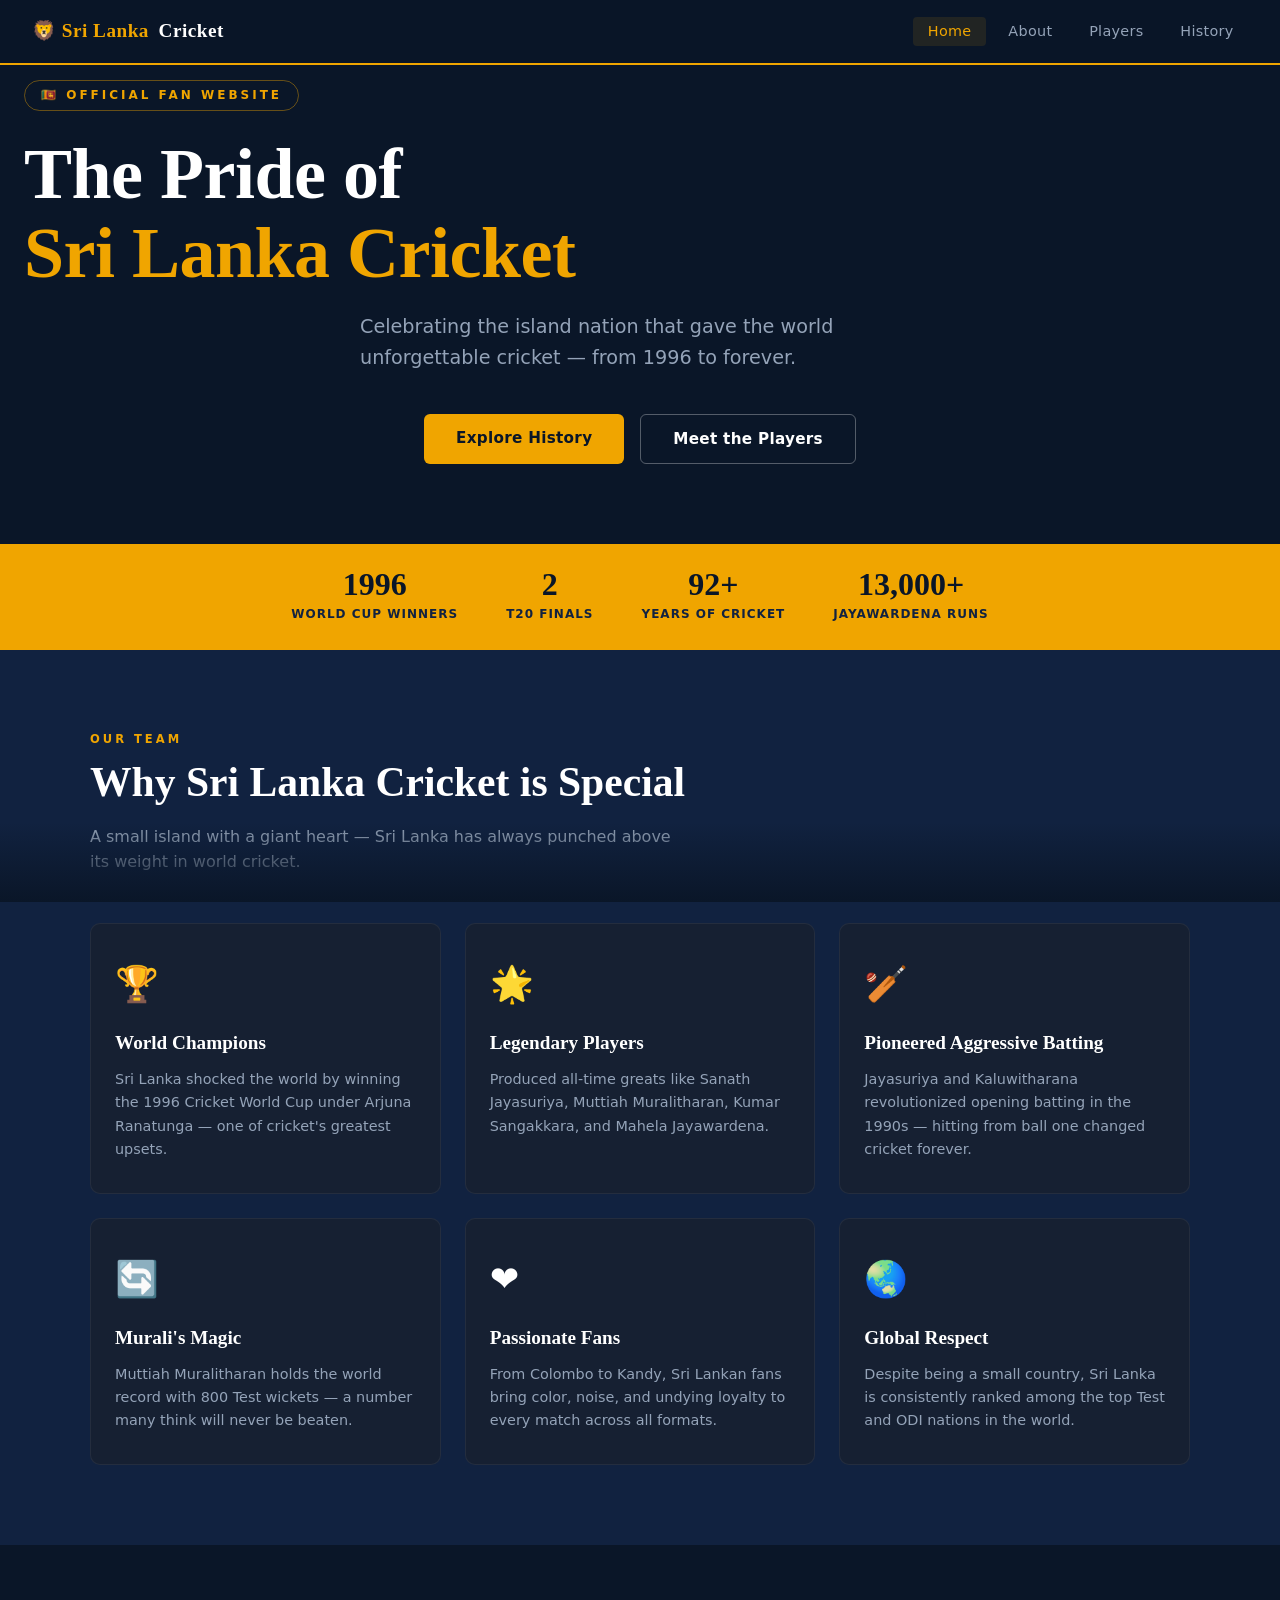
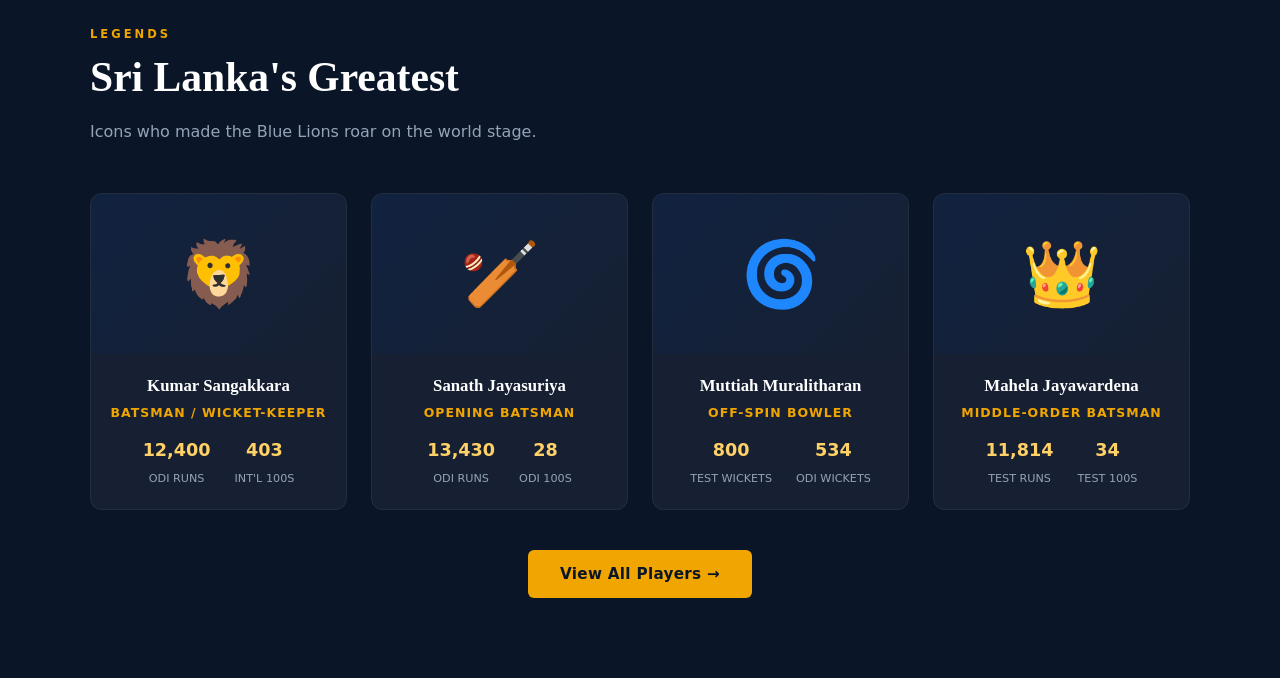
<file: index.html>
<!DOCTYPE html>
<html lang="en">
<head>
  <meta charset="UTF-8" />
  <meta name="viewport" content="width=device-width, initial-scale=1.0" />
  <title>Sri Lanka Cricket | Home</title>
  <link rel="stylesheet" href="css/style.css" />
</head>
<body>

  <nav>
    <a href="index.html" class="nav-logo">🦁 Sri Lanka <span>Cricket</span></a>
    <ul class="nav-links">
      <li><a href="index.html">Home</a></li>
      <li><a href="pages/about.html">About</a></li>
      <li><a href="pages/players.html">Players</a></li>
      <li><a href="pages/history.html">History</a></li>
    </ul>
    <button class="hamburger" aria-label="Menu">
      <span></span><span></span><span></span>
    </button>
  </nav>

  
  <section class="hero">
    <div>
      <div class="hero-eyebrow">🇱🇰 Official Fan Website</div>
      <h1>The Pride of<br /><em>Sri Lanka Cricket</em></h1>
      <p>Celebrating the island nation that gave the world unforgettable cricket — from 1996 to forever.</p>
      <div class="hero-btns">
        <a href="pages/history.html" class="btn btn-gold">Explore History</a>
        <a href="pages/players.html" class="btn btn-outline">Meet the Players</a>
      </div>
    </div>
  </section>


  <div class="stats-bar">
    <div class="stat-item">
      <span class="stat-num">1996</span>
      <span class="stat-label">World Cup Winners</span>
    </div>
    <div class="stat-item">
      <span class="stat-num">2</span>
      <span class="stat-label">T20 Finals</span>
    </div>
    <div class="stat-item">
      <span class="stat-num">92+</span>
      <span class="stat-label">Years of Cricket</span>
    </div>
    <div class="stat-item">
      <span class="stat-num">13,000+</span>
      <span class="stat-label">Jayawardena Runs</span>
    </div>
  </div>


  <section style="background: var(--navy-mid);">
    <div class="container">
      <div class="section-label">Our Team</div>
      <h2 class="section-title">Why Sri Lanka Cricket is Special</h2>
      <p class="section-sub">A small island with a giant heart — Sri Lanka has always punched above its weight in world cricket.</p>
      <div class="cards-grid">
        <div class="card">
          <div class="card-icon">🏆</div>
          <h3>World Champions</h3>
          <p>Sri Lanka shocked the world by winning the 1996 Cricket World Cup under Arjuna Ranatunga — one of cricket's greatest upsets.</p>
        </div>
        <div class="card">
          <div class="card-icon">🌟</div>
          <h3>Legendary Players</h3>
          <p>Produced all-time greats like Sanath Jayasuriya, Muttiah Muralitharan, Kumar Sangakkara, and Mahela Jayawardena.</p>
        </div>
        <div class="card">
          <div class="card-icon">🏏</div>
          <h3>Pioneered Aggressive Batting</h3>
          <p>Jayasuriya and Kaluwitharana revolutionized opening batting in the 1990s — hitting from ball one changed cricket forever.</p>
        </div>
        <div class="card">
          <div class="card-icon">🔄</div>
          <h3>Murali's Magic</h3>
          <p>Muttiah Muralitharan holds the world record with 800 Test wickets — a number many think will never be beaten.</p>
        </div>
        <div class="card">
          <div class="card-icon">❤️</div>
          <h3>Passionate Fans</h3>
          <p>From Colombo to Kandy, Sri Lankan fans bring color, noise, and undying loyalty to every match across all formats.</p>
        </div>
        <div class="card">
          <div class="card-icon">🌏</div>
          <h3>Global Respect</h3>
          <p>Despite being a small country, Sri Lanka is consistently ranked among the top Test and ODI nations in the world.</p>
        </div>
      </div>
    </div>
  </section>


  <section>
    <div class="container">
      <div class="section-label">Legends</div>
      <h2 class="section-title">Sri Lanka's Greatest</h2>
      <p class="section-sub">Icons who made the Blue Lions roar on the world stage.</p>
      <div class="players-grid">
        <div class="player-card">
          <div class="player-avatar">🦁</div>
          <div class="player-info">
            <h3>Kumar Sangakkara</h3>
            <div class="player-role">Batsman / Wicket-Keeper</div>
            <div class="player-stats">
              <div class="p-stat">
                <span class="p-stat-num">12,400</span>
                <span class="p-stat-label">ODI Runs</span>
              </div>
              <div class="p-stat">
                <span class="p-stat-num">403</span>
                <span class="p-stat-label">Int'l 100s</span>
              </div>
            </div>
          </div>
        </div>
        <div class="player-card">
          <div class="player-avatar">🏏</div>
          <div class="player-info">
            <h3>Sanath Jayasuriya</h3>
            <div class="player-role">Opening Batsman</div>
            <div class="player-stats">
              <div class="p-stat">
                <span class="p-stat-num">13,430</span>
                <span class="p-stat-label">ODI Runs</span>
              </div>
              <div class="p-stat">
                <span class="p-stat-num">28</span>
                <span class="p-stat-label">ODI 100s</span>
              </div>
            </div>
          </div>
        </div>
        <div class="player-card">
          <div class="player-avatar">🌀</div>
          <div class="player-info">
            <h3>Muttiah Muralitharan</h3>
            <div class="player-role">Off-Spin Bowler</div>
            <div class="player-stats">
              <div class="p-stat">
                <span class="p-stat-num">800</span>
                <span class="p-stat-label">Test Wickets</span>
              </div>
              <div class="p-stat">
                <span class="p-stat-num">534</span>
                <span class="p-stat-label">ODI Wickets</span>
              </div>
            </div>
          </div>
        </div>
        <div class="player-card">
          <div class="player-avatar">👑</div>
          <div class="player-info">
            <h3>Mahela Jayawardena</h3>
            <div class="player-role">Middle-Order Batsman</div>
            <div class="player-stats">
              <div class="p-stat">
                <span class="p-stat-num">11,814</span>
                <span class="p-stat-label">Test Runs</span>
              </div>
              <div class="p-stat">
                <span class="p-stat-num">34</span>
                <span class="p-stat-label">Test 100s</span>
              </div>
            </div>
          </div>
        </div>
      </div>
      <div style="text-align:center; margin-top: 2.5rem;">
        <a href="pages/players.html" class="btn btn-gold">View All Players →</a>
      </div>
    </div>
  </section>

  <script src="js/main.js"></script>
</body>
</html>
</file>
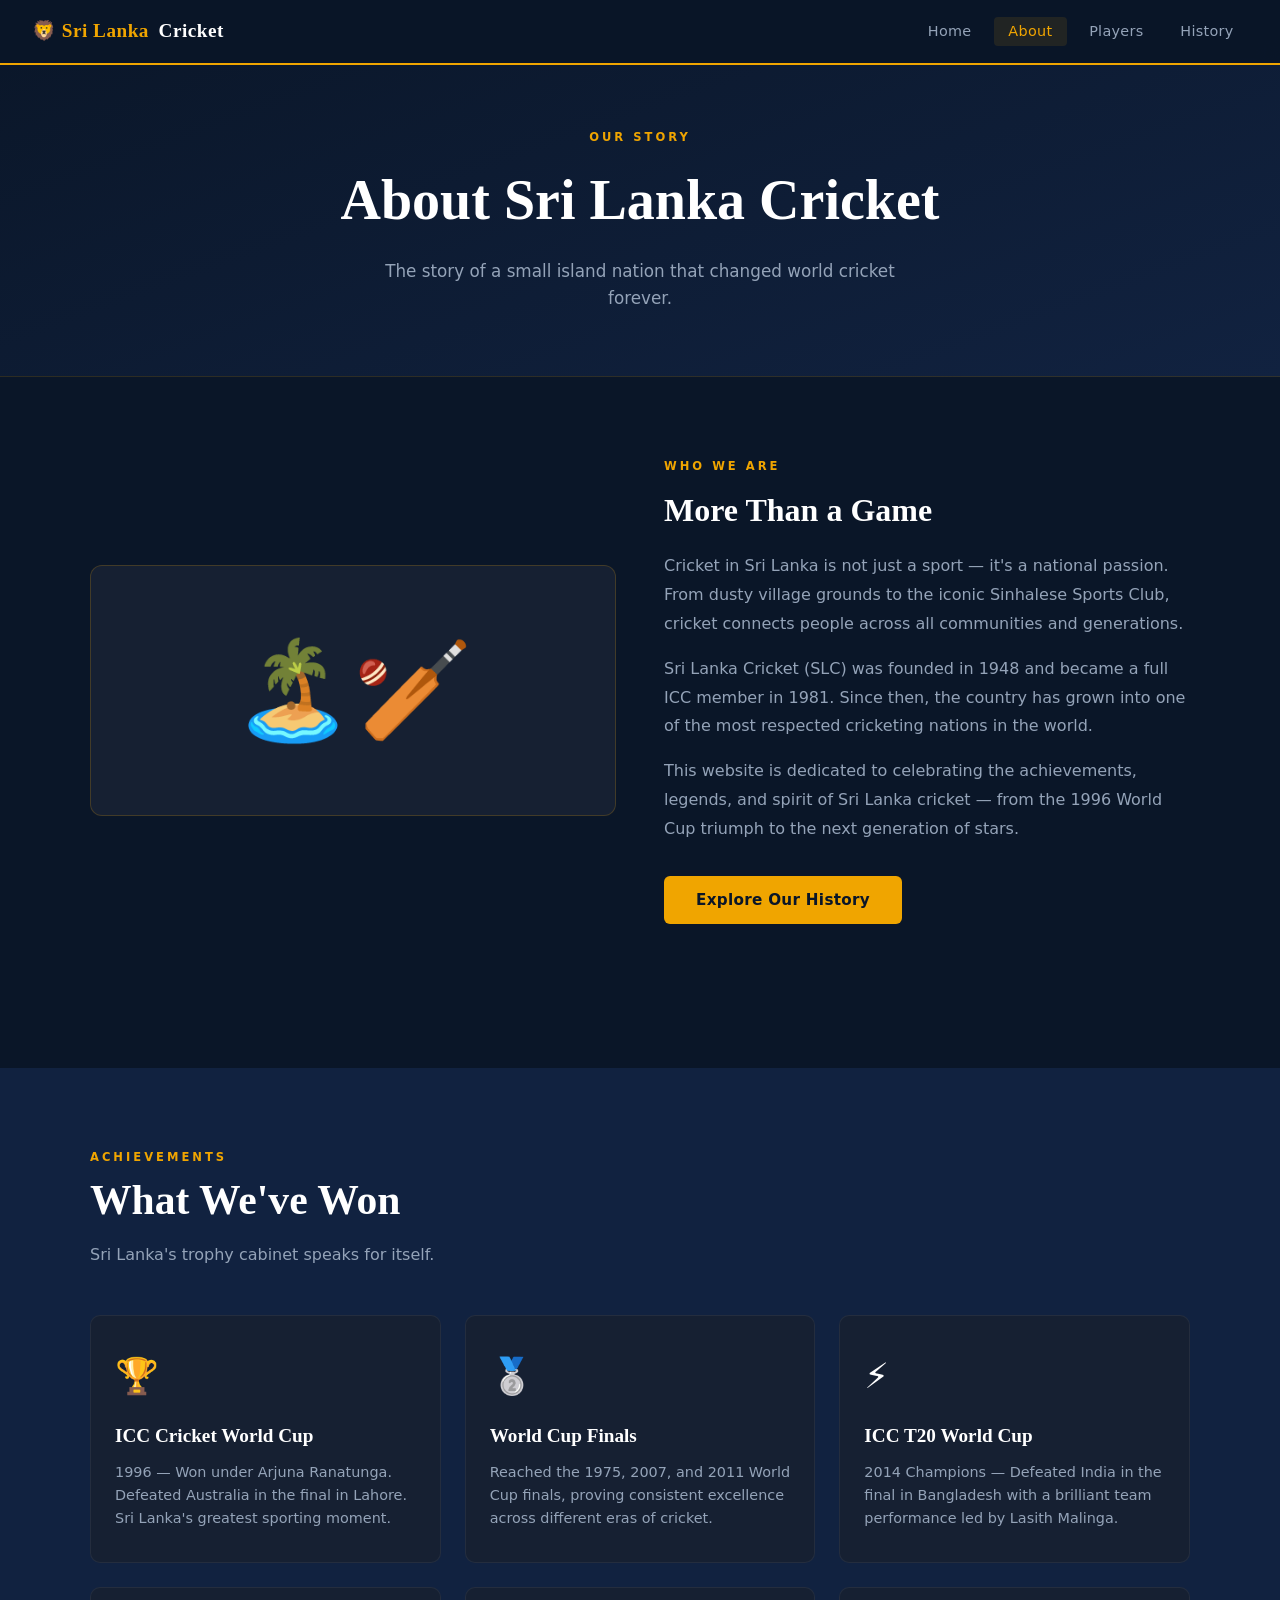
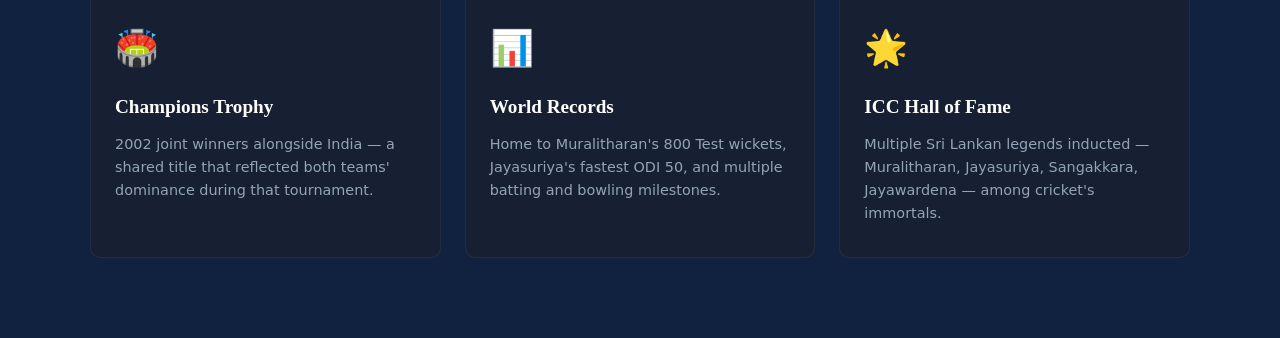
<file: pages/about.html>
<!DOCTYPE html>
<html lang="en">
<head>
  <meta charset="UTF-8" />
  <meta name="viewport" content="width=device-width, initial-scale=1.0" />
  <title>Sri Lanka Cricket | About</title>
  <link rel="stylesheet" href="../css/style.css" />
</head>
<body>

  <nav>
    <a href="../index.html" class="nav-logo">🦁 Sri Lanka <span>Cricket</span></a>
    <ul class="nav-links">
      <li><a href="../index.html">Home</a></li>
      <li><a href="about.html">About</a></li>
      <li><a href="players.html">Players</a></li>
      <li><a href="history.html">History</a></li>
    </ul>
    <button class="hamburger" aria-label="Menu">
      <span></span><span></span><span></span>
    </button>
  </nav>

  <div class="page-hero">
    <div class="section-label">Our Story</div>
    <h1>About Sri Lanka Cricket</h1>
    <p>The story of a small island nation that changed world cricket forever.</p>
  </div>


  <section>
    <div class="container">
      <div class="about-grid">
        <div class="about-visual">🏝️🏏</div>
        <div class="about-text">
          <div class="section-label">Who We Are</div>
          <h2>More Than a Game</h2>
          <p>Cricket in Sri Lanka is not just a sport — it's a national passion. From dusty village grounds to the iconic Sinhalese Sports Club, cricket connects people across all communities and generations.</p>
          <p>Sri Lanka Cricket (SLC) was founded in 1948 and became a full ICC member in 1981. Since then, the country has grown into one of the most respected cricketing nations in the world.</p>
          <p>This website is dedicated to celebrating the achievements, legends, and spirit of Sri Lanka cricket — from the 1996 World Cup triumph to the next generation of stars.</p>
          <a href="history.html" class="btn btn-gold" style="margin-top: 1rem; display: inline-block;">Explore Our History</a>
        </div>
      </div>
    </div>
  </section>

  <section style="background: var(--navy-mid);">
    <div class="container">
      <div class="section-label">Achievements</div>
      <h2 class="section-title">What We've Won</h2>
      <p class="section-sub">Sri Lanka's trophy cabinet speaks for itself.</p>
      <div class="cards-grid">
        <div class="card">
          <div class="card-icon">🏆</div>
          <h3>ICC Cricket World Cup</h3>
          <p>1996 — Won under Arjuna Ranatunga. Defeated Australia in the final in Lahore. Sri Lanka's greatest sporting moment.</p>
        </div>
        <div class="card">
          <div class="card-icon">🥈</div>
          <h3>World Cup Finals</h3>
          <p>Reached the 1975, 2007, and 2011 World Cup finals, proving consistent excellence across different eras of cricket.</p>
        </div>
        <div class="card">
          <div class="card-icon">⚡</div>
          <h3>ICC T20 World Cup</h3>
          <p>2014 Champions — Defeated India in the final in Bangladesh with a brilliant team performance led by Lasith Malinga.</p>
        </div>
        <div class="card">
          <div class="card-icon">🏟️</div>
          <h3>Champions Trophy</h3>
          <p>2002 joint winners alongside India — a shared title that reflected both teams' dominance during that tournament.</p>
        </div>
        <div class="card">
          <div class="card-icon">📊</div>
          <h3>World Records</h3>
          <p>Home to Muralitharan's 800 Test wickets, Jayasuriya's fastest ODI 50, and multiple batting and bowling milestones.</p>
        </div>
        <div class="card">
          <div class="card-icon">🌟</div>
          <h3>ICC Hall of Fame</h3>
          <p>Multiple Sri Lankan legends inducted — Muralitharan, Jayasuriya, Sangakkara, Jayawardena — among cricket's immortals.</p>
        </div>
      </div>
    </div>
  </section>
  <script src="../js/main.js"></script>
</body>
</html>
</file>
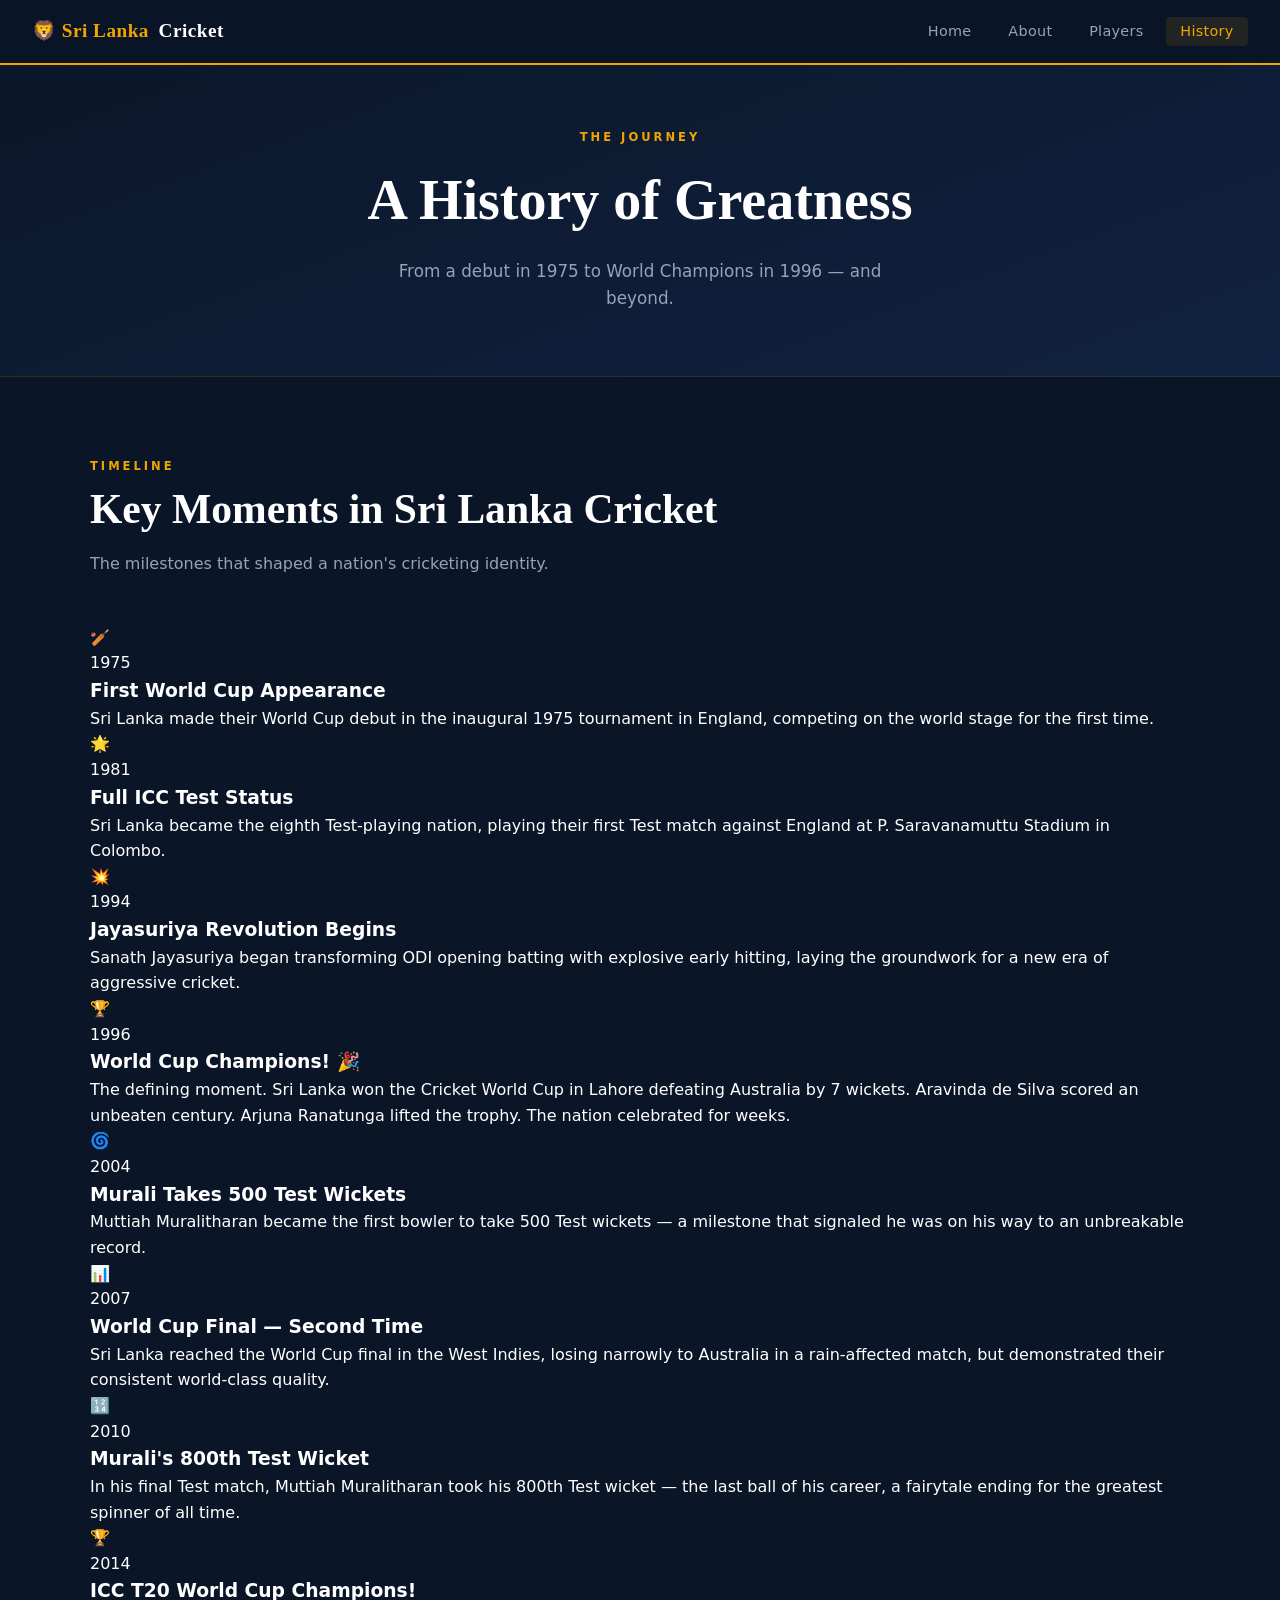
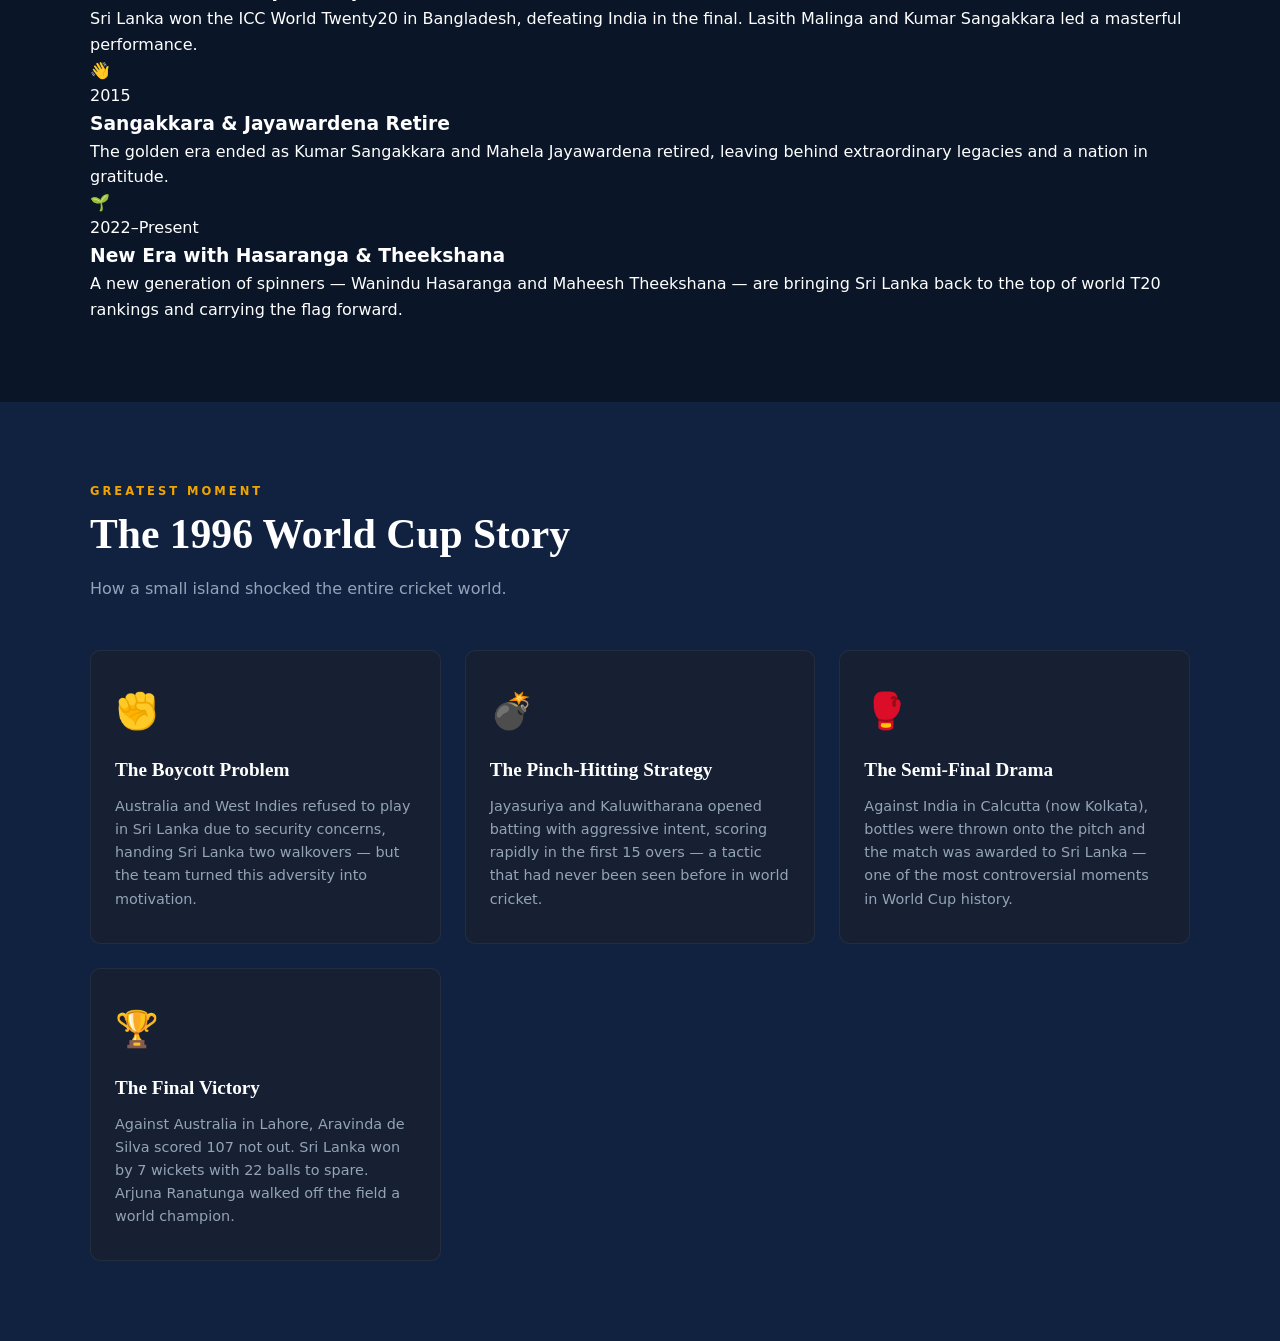
<file: pages/history.html>
<!DOCTYPE html>
<html lang="en">
<head>
  <meta charset="UTF-8" />
  <meta name="viewport" content="width=device-width, initial-scale=1.0" />
  <title>Sri Lanka Cricket | History</title>
  <link rel="stylesheet" href="../css/style.css" />
</head>
<body>

  <nav>
    <a href="../index.html" class="nav-logo">🦁 Sri Lanka <span>Cricket</span></a>
    <ul class="nav-links">
      <li><a href="../index.html">Home</a></li>
      <li><a href="about.html">About</a></li>
      <li><a href="players.html">Players</a></li>
      <li><a href="history.html">History</a></li>
    </ul>
    <button class="hamburger" aria-label="Menu">
      <span></span><span></span><span></span>
    </button>
  </nav>

  <div class="page-hero">
    <div class="section-label">The Journey</div>
    <h1>A History of Greatness</h1>
    <p>From a debut in 1975 to World Champions in 1996 — and beyond.</p>
  </div>

  
  <section>
    <div class="container">
      <div class="section-label">Timeline</div>
      <h2 class="section-title">Key Moments in Sri Lanka Cricket</h2>
      <p class="section-sub" style="margin-bottom: 3rem;">The milestones that shaped a nation's cricketing identity.</p>

      <div class="timeline">

        <div class="timeline-item">
          <div class="timeline-dot">🏏</div>
          <div class="timeline-content">
            <div class="timeline-year">1975</div>
            <h3>First World Cup Appearance</h3>
            <p>Sri Lanka made their World Cup debut in the inaugural 1975 tournament in England, competing on the world stage for the first time.</p>
          </div>
        </div>

        <div class="timeline-item">
          <div class="timeline-dot">🌟</div>
          <div class="timeline-content">
            <div class="timeline-year">1981</div>
            <h3>Full ICC Test Status</h3>
            <p>Sri Lanka became the eighth Test-playing nation, playing their first Test match against England at P. Saravanamuttu Stadium in Colombo.</p>
          </div>
        </div>

        <div class="timeline-item">
          <div class="timeline-dot">💥</div>
          <div class="timeline-content">
            <div class="timeline-year">1994</div>
            <h3>Jayasuriya Revolution Begins</h3>
            <p>Sanath Jayasuriya began transforming ODI opening batting with explosive early hitting, laying the groundwork for a new era of aggressive cricket.</p>
          </div>
        </div>

        <div class="timeline-item">
          <div class="timeline-dot">🏆</div>
          <div class="timeline-content">
            <div class="timeline-year">1996</div>
            <h3>World Cup Champions! 🎉</h3>
            <p>The defining moment. Sri Lanka won the Cricket World Cup in Lahore defeating Australia by 7 wickets. Aravinda de Silva scored an unbeaten century. Arjuna Ranatunga lifted the trophy. The nation celebrated for weeks.</p>
          </div>
        </div>

        <div class="timeline-item">
          <div class="timeline-dot">🌀</div>
          <div class="timeline-content">
            <div class="timeline-year">2004</div>
            <h3>Murali Takes 500 Test Wickets</h3>
            <p>Muttiah Muralitharan became the first bowler to take 500 Test wickets — a milestone that signaled he was on his way to an unbreakable record.</p>
          </div>
        </div>

        <div class="timeline-item">
          <div class="timeline-dot">📊</div>
          <div class="timeline-content">
            <div class="timeline-year">2007</div>
            <h3>World Cup Final — Second Time</h3>
            <p>Sri Lanka reached the World Cup final in the West Indies, losing narrowly to Australia in a rain-affected match, but demonstrated their consistent world-class quality.</p>
          </div>
        </div>

        <div class="timeline-item">
          <div class="timeline-dot">🔢</div>
          <div class="timeline-content">
            <div class="timeline-year">2010</div>
            <h3>Murali's 800th Test Wicket</h3>
            <p>In his final Test match, Muttiah Muralitharan took his 800th Test wicket — the last ball of his career, a fairytale ending for the greatest spinner of all time.</p>
          </div>
        </div>

        <div class="timeline-item">
          <div class="timeline-dot">🏆</div>
          <div class="timeline-content">
            <div class="timeline-year">2014</div>
            <h3>ICC T20 World Cup Champions!</h3>
            <p>Sri Lanka won the ICC World Twenty20 in Bangladesh, defeating India in the final. Lasith Malinga and Kumar Sangakkara led a masterful performance.</p>
          </div>
        </div>

        <div class="timeline-item">
          <div class="timeline-dot">👋</div>
          <div class="timeline-content">
            <div class="timeline-year">2015</div>
            <h3>Sangakkara & Jayawardena Retire</h3>
            <p>The golden era ended as Kumar Sangakkara and Mahela Jayawardena retired, leaving behind extraordinary legacies and a nation in gratitude.</p>
          </div>
        </div>

        <div class="timeline-item">
          <div class="timeline-dot">🌱</div>
          <div class="timeline-content">
            <div class="timeline-year">2022–Present</div>
            <h3>New Era with Hasaranga & Theekshana</h3>
            <p>A new generation of spinners — Wanindu Hasaranga and Maheesh Theekshana — are bringing Sri Lanka back to the top of world T20 rankings and carrying the flag forward.</p>
          </div>
        </div>

      </div>
    </div>
  </section>

  
  <section style="background: var(--navy-mid);">
    <div class="container">
      <div class="section-label">Greatest Moment</div>
      <h2 class="section-title">The 1996 World Cup Story</h2>
      <p class="section-sub">How a small island shocked the entire cricket world.</p>
      <div class="cards-grid">
        <div class="card">
          <div class="card-icon">✊</div>
          <h3>The Boycott Problem</h3>
          <p>Australia and West Indies refused to play in Sri Lanka due to security concerns, handing Sri Lanka two walkovers — but the team turned this adversity into motivation.</p>
        </div>
        <div class="card">
          <div class="card-icon">💣</div>
          <h3>The Pinch-Hitting Strategy</h3>
          <p>Jayasuriya and Kaluwitharana opened batting with aggressive intent, scoring rapidly in the first 15 overs — a tactic that had never been seen before in world cricket.</p>
        </div>
        <div class="card">
          <div class="card-icon">🥊</div>
          <h3>The Semi-Final Drama</h3>
          <p>Against India in Calcutta (now Kolkata), bottles were thrown onto the pitch and the match was awarded to Sri Lanka — one of the most controversial moments in World Cup history.</p>
        </div>
        <div class="card">
          <div class="card-icon">🏆</div>
          <h3>The Final Victory</h3>
          <p>Against Australia in Lahore, Aravinda de Silva scored 107 not out. Sri Lanka won by 7 wickets with 22 balls to spare. Arjuna Ranatunga walked off the field a world champion.</p>
        </div>
      </div>
    </div>
  </section>
  <script src="../js/main.js"></script>
</body>
</html>
</file>
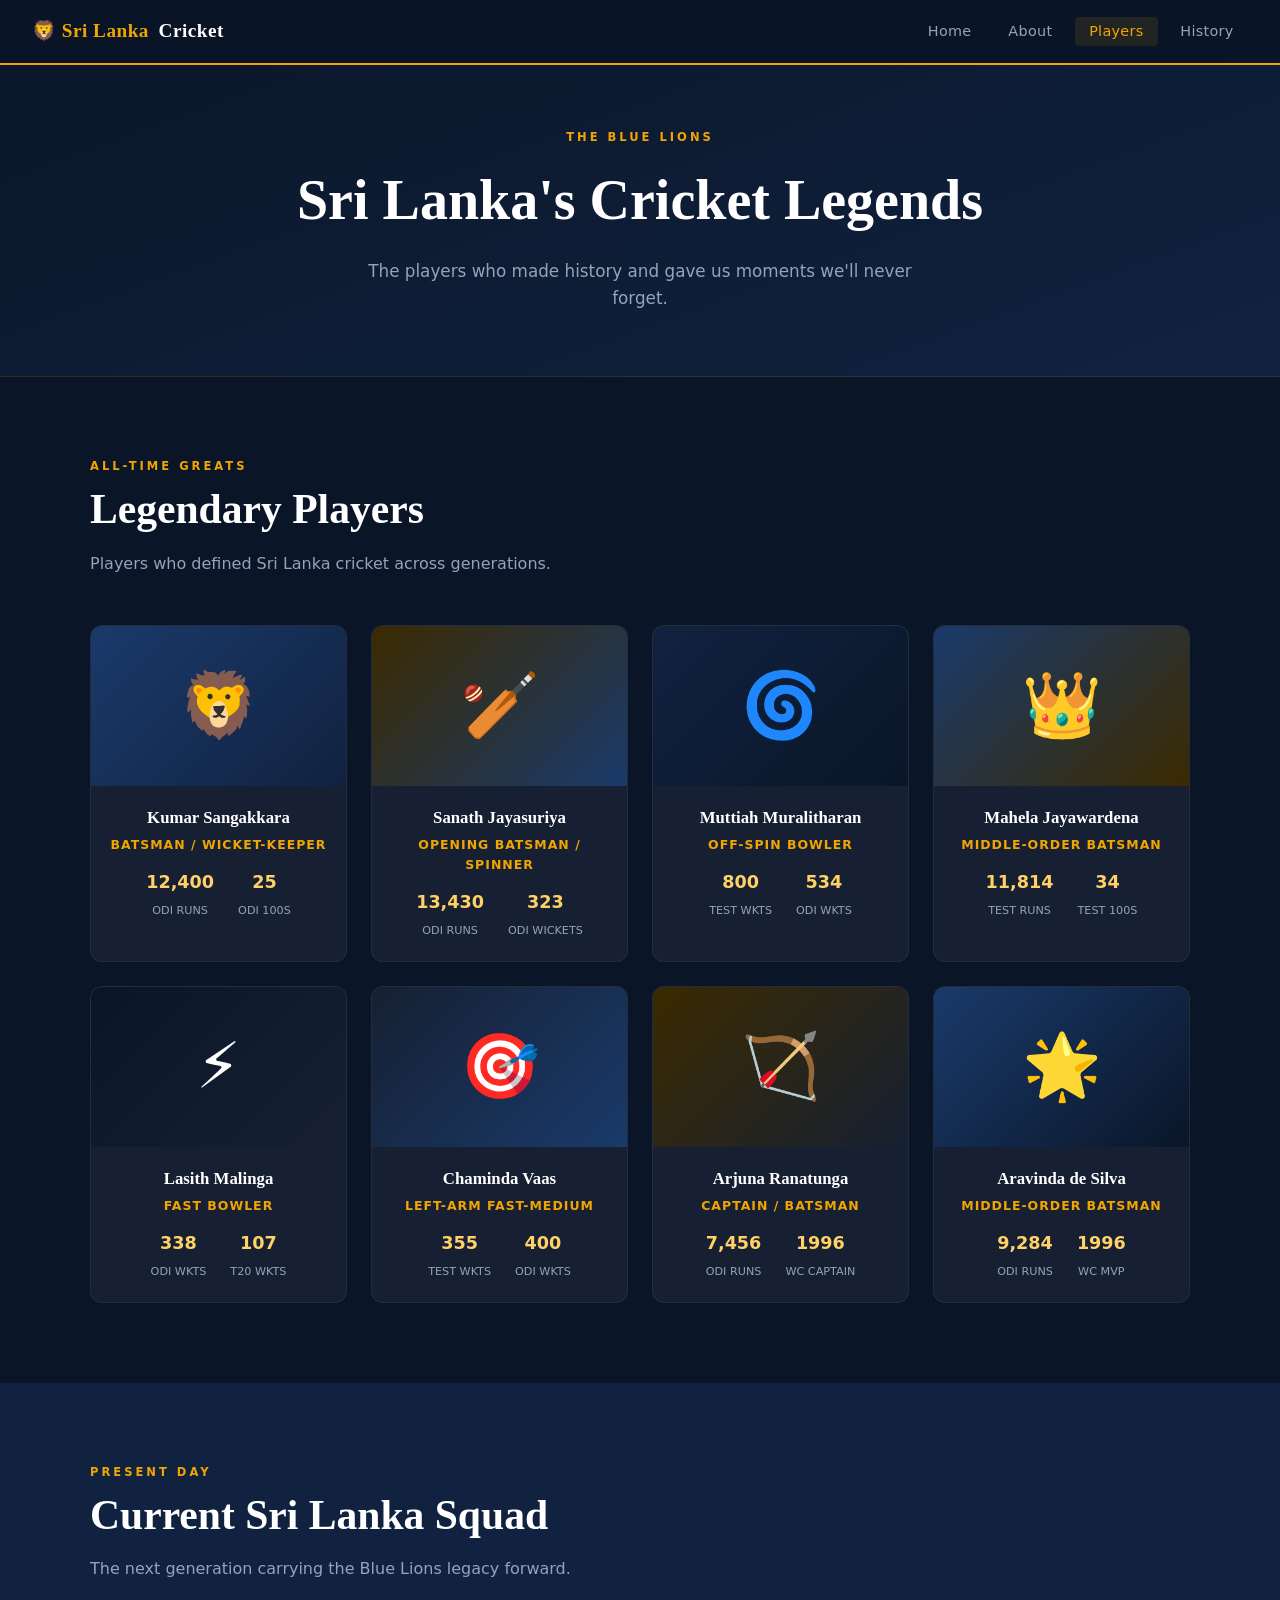
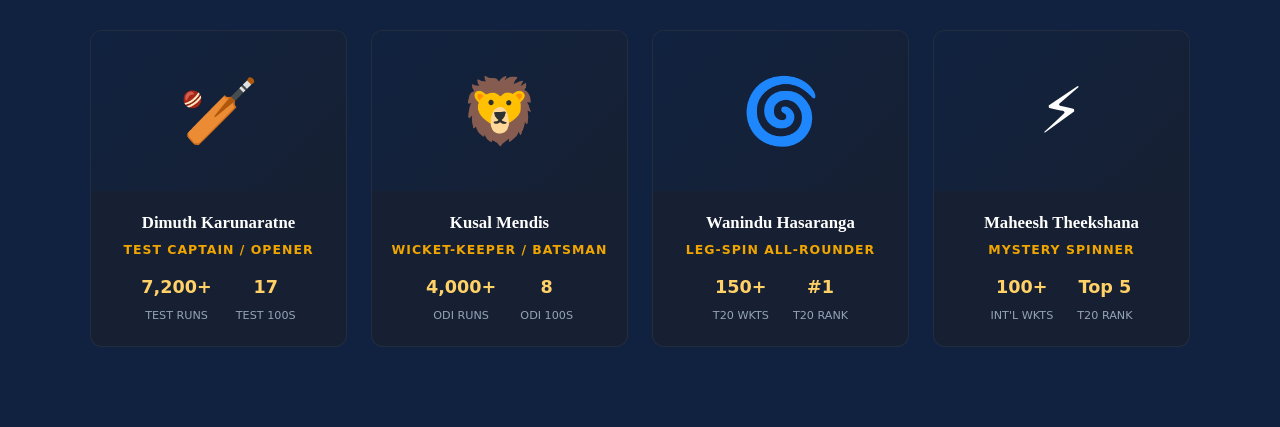
<file: pages/players.html>
<!DOCTYPE html>
<html lang="en">
<head>
  <meta charset="UTF-8" />
  <meta name="viewport" content="width=device-width, initial-scale=1.0" />
  <title>Sri Lanka Cricket | Players</title>
  <link rel="stylesheet" href="../css/style.css" />
</head>
<body>

  <nav>
    <a href="../index.html" class="nav-logo">🦁 Sri Lanka <span>Cricket</span></a>
    <ul class="nav-links">
      <li><a href="../index.html">Home</a></li>
      <li><a href="about.html">About</a></li>
      <li><a href="players.html">Players</a></li>
      <li><a href="history.html">History</a></li>
    </ul>
    <button class="hamburger" aria-label="Menu">
      <span></span><span></span><span></span>
    </button>
  </nav>

  <div class="page-hero">
    <div class="section-label">The Blue Lions</div>
    <h1>Sri Lanka's Cricket Legends</h1>
    <p>The players who made history and gave us moments we'll never forget.</p>
  </div>

  
  <section>
    <div class="container">
      <div class="section-label">All-Time Greats</div>
      <h2 class="section-title">Legendary Players</h2>
      <p class="section-sub">Players who defined Sri Lanka cricket across generations.</p>
      <div class="players-grid">

        <div class="player-card">
          <div class="player-avatar" style="background: linear-gradient(135deg, #1a3a6b, #112240);">🦁</div>
          <div class="player-info">
            <h3>Kumar Sangakkara</h3>
            <div class="player-role">Batsman / Wicket-Keeper</div>
            <div class="player-stats">
              <div class="p-stat"><span class="p-stat-num">12,400</span><span class="p-stat-label">ODI Runs</span></div>
              <div class="p-stat"><span class="p-stat-num">25</span><span class="p-stat-label">ODI 100s</span></div>
            </div>
          </div>
        </div>

        <div class="player-card">
          <div class="player-avatar" style="background: linear-gradient(135deg, #3b2a00, #1a3a6b);">🏏</div>
          <div class="player-info">
            <h3>Sanath Jayasuriya</h3>
            <div class="player-role">Opening Batsman / Spinner</div>
            <div class="player-stats">
              <div class="p-stat"><span class="p-stat-num">13,430</span><span class="p-stat-label">ODI Runs</span></div>
              <div class="p-stat"><span class="p-stat-num">323</span><span class="p-stat-label">ODI Wickets</span></div>
            </div>
          </div>
        </div>

        <div class="player-card">
          <div class="player-avatar" style="background: linear-gradient(135deg, #112240, #0a1628);">🌀</div>
          <div class="player-info">
            <h3>Muttiah Muralitharan</h3>
            <div class="player-role">Off-Spin Bowler</div>
            <div class="player-stats">
              <div class="p-stat"><span class="p-stat-num">800</span><span class="p-stat-label">Test Wkts</span></div>
              <div class="p-stat"><span class="p-stat-num">534</span><span class="p-stat-label">ODI Wkts</span></div>
            </div>
          </div>
        </div>

        <div class="player-card">
          <div class="player-avatar" style="background: linear-gradient(135deg, #1a3a6b, #3b2a00);">👑</div>
          <div class="player-info">
            <h3>Mahela Jayawardena</h3>
            <div class="player-role">Middle-Order Batsman</div>
            <div class="player-stats">
              <div class="p-stat"><span class="p-stat-num">11,814</span><span class="p-stat-label">Test Runs</span></div>
              <div class="p-stat"><span class="p-stat-num">34</span><span class="p-stat-label">Test 100s</span></div>
            </div>
          </div>
        </div>

        <div class="player-card">
          <div class="player-avatar" style="background: linear-gradient(135deg, #0a1628, #162032);">⚡</div>
          <div class="player-info">
            <h3>Lasith Malinga</h3>
            <div class="player-role">Fast Bowler</div>
            <div class="player-stats">
              <div class="p-stat"><span class="p-stat-num">338</span><span class="p-stat-label">ODI Wkts</span></div>
              <div class="p-stat"><span class="p-stat-num">107</span><span class="p-stat-label">T20 Wkts</span></div>
            </div>
          </div>
        </div>

        <div class="player-card">
          <div class="player-avatar" style="background: linear-gradient(135deg, #162032, #1a3a6b);">🎯</div>
          <div class="player-info">
            <h3>Chaminda Vaas</h3>
            <div class="player-role">Left-Arm Fast-Medium</div>
            <div class="player-stats">
              <div class="p-stat"><span class="p-stat-num">355</span><span class="p-stat-label">Test Wkts</span></div>
              <div class="p-stat"><span class="p-stat-num">400</span><span class="p-stat-label">ODI Wkts</span></div>
            </div>
          </div>
        </div>

        <div class="player-card">
          <div class="player-avatar" style="background: linear-gradient(135deg, #3b2a00, #162032);">🏹</div>
          <div class="player-info">
            <h3>Arjuna Ranatunga</h3>
            <div class="player-role">Captain / Batsman</div>
            <div class="player-stats">
              <div class="p-stat"><span class="p-stat-num">7,456</span><span class="p-stat-label">ODI Runs</span></div>
              <div class="p-stat"><span class="p-stat-num">1996</span><span class="p-stat-label">WC Captain</span></div>
            </div>
          </div>
        </div>

        <div class="player-card">
          <div class="player-avatar" style="background: linear-gradient(135deg, #1a3a6b, #0a1628);">🌟</div>
          <div class="player-info">
            <h3>Aravinda de Silva</h3>
            <div class="player-role">Middle-Order Batsman</div>
            <div class="player-stats">
              <div class="p-stat"><span class="p-stat-num">9,284</span><span class="p-stat-label">ODI Runs</span></div>
              <div class="p-stat"><span class="p-stat-num">1996</span><span class="p-stat-label">WC MVP</span></div>
            </div>
          </div>
        </div>

      </div>
    </div>
  </section>

  
  <section style="background: var(--navy-mid);">
    <div class="container">
      <div class="section-label">Present Day</div>
      <h2 class="section-title">Current Sri Lanka Squad</h2>
      <p class="section-sub">The next generation carrying the Blue Lions legacy forward.</p>
      <div class="players-grid">

        <div class="player-card">
          <div class="player-avatar">🏏</div>
          <div class="player-info">
            <h3>Dimuth Karunaratne</h3>
            <div class="player-role">Test Captain / Opener</div>
            <div class="player-stats">
              <div class="p-stat"><span class="p-stat-num">7,200+</span><span class="p-stat-label">Test Runs</span></div>
              <div class="p-stat"><span class="p-stat-num">17</span><span class="p-stat-label">Test 100s</span></div>
            </div>
          </div>
        </div>

        <div class="player-card">
          <div class="player-avatar">🦁</div>
          <div class="player-info">
            <h3>Kusal Mendis</h3>
            <div class="player-role">Wicket-Keeper / Batsman</div>
            <div class="player-stats">
              <div class="p-stat"><span class="p-stat-num">4,000+</span><span class="p-stat-label">ODI Runs</span></div>
              <div class="p-stat"><span class="p-stat-num">8</span><span class="p-stat-label">ODI 100s</span></div>
            </div>
          </div>
        </div>

        <div class="player-card">
          <div class="player-avatar">🌀</div>
          <div class="player-info">
            <h3>Wanindu Hasaranga</h3>
            <div class="player-role">Leg-Spin All-Rounder</div>
            <div class="player-stats">
              <div class="p-stat"><span class="p-stat-num">150+</span><span class="p-stat-label">T20 Wkts</span></div>
              <div class="p-stat"><span class="p-stat-num">#1</span><span class="p-stat-label">T20 Rank</span></div>
            </div>
          </div>
        </div>

        <div class="player-card">
          <div class="player-avatar">⚡</div>
          <div class="player-info">
            <h3>Maheesh Theekshana</h3>
            <div class="player-role">Mystery Spinner</div>
            <div class="player-stats">
              <div class="p-stat"><span class="p-stat-num">100+</span><span class="p-stat-label">Int'l Wkts</span></div>
              <div class="p-stat"><span class="p-stat-num">Top 5</span><span class="p-stat-label">T20 Rank</span></div>
            </div>
          </div>
        </div>

      </div>
    </div>
  </section>
  <script src="../js/main.js"></script>
</body>
</html>
</file>
<file: css/style.css>
* {
  margin: 0;
  padding: 0;
  box-sizing: border-box;
}

:root {
  --navy: #0a1628;
  --navy-mid: #112240;
  --gold: #f0a500;
  --gold-light: #ffd166;
  --blue: #1a56db;
  --blue-light: #3b82f6;
  --white: #ffffff;
  --gray: #94a3b8;
  --gray-light: #e2e8f0;
  --card-bg: #162032;
  --font-display: 'Georgia', serif;
  --font-body: 'Segoe UI', system-ui, sans-serif;
}

html { scroll-behavior: smooth; }

body {
  font-family: var(--font-body);
  background-color: var(--navy);
  color: var(--white);
  line-height: 1.6;
}


nav {
  position: fixed;
  top: 0; left: 0; right: 0;
  z-index: 1000;
  background: rgba(10, 22, 40, 0.95);
  backdrop-filter: blur(10px);
  border-bottom: 2px solid var(--gold);
  padding: 0 2rem;
  display: flex;
  align-items: center;
  justify-content: space-between;
  height: 65px;
}

.nav-logo {
  display: flex;
  align-items: center;
  gap: 0.6rem;
  text-decoration: none;
  font-family: var(--font-display);
  font-size: 1.2rem;
  font-weight: bold;
  color: var(--gold);
  letter-spacing: 0.5px;
}

.nav-logo span { color: var(--white); }

.nav-links {
  display: flex;
  list-style: none;
  gap: 0.5rem;
}

.nav-links a {
  text-decoration: none;
  color: var(--gray);
  padding: 0.4rem 0.9rem;
  border-radius: 4px;
  font-size: 0.9rem;
  font-weight: 500;
  transition: all 0.2s;
  letter-spacing: 0.3px;
}

.nav-links a:hover,
.nav-links a.active {
  color: var(--gold);
  background: rgba(240, 165, 0, 0.1);
}

.hamburger {
  display: none;
  flex-direction: column;
  gap: 5px;
  cursor: pointer;
  background: none;
  border: none;
  padding: 4px;
}

.hamburger span {
  display: block;
  width: 25px;
  height: 2px;
  background: var(--gold);
  transition: all 0.3s;
}

/
.hero {
  min-height: 100vh;
  display: flex;
  align-items: center;
  justify-content: center;
  text-align: center;
  padding: 6rem 1.5rem 4rem;
  background:
    linear-gradient(160deg, rgba(10,22,40,0.92) 0%, rgba(17,34,64,0.95) 100%),
    url('https://images.unsplash.com/photo-1540747913346-19e32dc3e97e?w=1400') center/cover no-repeat;
  position: relative;
  overflow: hidden;
}

.hero::before {
  content: '';
  position: absolute;
  bottom: -2px; left: 0; right: 0;
  height: 80px;
  background: linear-gradient(to bottom, transparent, var(--navy));
}

.hero-eyebrow {
  display: inline-block;
  font-size: 0.75rem;
  font-weight: 700;
  letter-spacing: 3px;
  text-transform: uppercase;
  color: var(--gold);
  border: 1px solid rgba(240,165,0,0.4);
  padding: 0.3rem 1rem;
  border-radius: 20px;
  margin-bottom: 1.5rem;
}

.hero h1 {
  font-family: var(--font-display);
  font-size: clamp(2.2rem, 6vw, 4.5rem);
  font-weight: bold;
  line-height: 1.1;
  margin-bottom: 1.2rem;
  letter-spacing: -0.5px;
}

.hero h1 em {
  font-style: normal;
  color: var(--gold);
}

.hero p {
  font-size: clamp(1rem, 2vw, 1.2rem);
  color: var(--gray);
  max-width: 560px;
  margin: 0 auto 2.5rem;
}

.hero-btns {
  display: flex;
  gap: 1rem;
  justify-content: center;
  flex-wrap: wrap;
}

.btn {
  display: inline-block;
  text-decoration: none;
  padding: 0.75rem 2rem;
  border-radius: 6px;
  font-weight: 600;
  font-size: 0.95rem;
  cursor: pointer;
  border: none;
  transition: all 0.25s;
  letter-spacing: 0.3px;
}

.btn-gold {
  background: var(--gold);
  color: var(--navy);
}

.btn-gold:hover {
  background: var(--gold-light);
  transform: translateY(-2px);
  box-shadow: 0 6px 20px rgba(240,165,0,0.3);
}

.btn-outline {
  background: transparent;
  color: var(--white);
  border: 1.5px solid rgba(255,255,255,0.3);
}

.btn-outline:hover {
  border-color: var(--gold);
  color: var(--gold);
}

section {
  padding: 5rem 1.5rem;
}

.container {
  max-width: 1100px;
  margin: 0 auto;
}

.section-label {
  font-size: 0.72rem;
  font-weight: 700;
  letter-spacing: 3px;
  text-transform: uppercase;
  color: var(--gold);
  margin-bottom: 0.6rem;
}

.section-title {
  font-family: var(--font-display);
  font-size: clamp(1.8rem, 4vw, 2.6rem);
  font-weight: bold;
  margin-bottom: 1rem;
  line-height: 1.2;
}

.section-sub {
  color: var(--gray);
  max-width: 600px;
  margin-bottom: 3rem;
  font-size: 1rem;
}

.stats-bar {
  background: var(--gold);
  padding: 1.5rem;
  display: flex;
  justify-content: center;
  gap: 3rem;
  flex-wrap: wrap;
}

.stat-item { text-align: center; }

.stat-num {
  display: block;
  font-family: var(--font-display);
  font-size: 2rem;
  font-weight: bold;
  color: var(--navy);
  line-height: 1;
}

.stat-label {
  font-size: 0.75rem;
  font-weight: 600;
  color: var(--navy-mid);
  letter-spacing: 1px;
  text-transform: uppercase;
}

.cards-grid {
  display: grid;
  grid-template-columns: repeat(auto-fit, minmax(280px, 1fr));
  gap: 1.5rem;
}

.card {
  background: var(--card-bg);
  border-radius: 10px;
  padding: 2rem 1.5rem;
  border: 1px solid rgba(255,255,255,0.06);
  transition: transform 0.25s, border-color 0.25s;
}

.card:hover {
  transform: translateY(-4px);
  border-color: rgba(240,165,0,0.3);
}

.card-icon {
  font-size: 2.2rem;
  margin-bottom: 1rem;
}

.card h3 {
  font-family: var(--font-display);
  font-size: 1.2rem;
  margin-bottom: 0.6rem;
  color: var(--white);
}

.card p {
  color: var(--gray);
  font-size: 0.9rem;
  line-height: 1.6;
}

.players-grid {
  display: grid;
  grid-template-columns: repeat(auto-fit, minmax(220px, 1fr));
  gap: 1.5rem;
}

.player-card {
  background: var(--card-bg);
  border-radius: 12px;
  overflow: hidden;
  border: 1px solid rgba(255,255,255,0.06);
  transition: transform 0.25s, border-color 0.25s;
  text-align: center;
}

.player-card:hover {
  transform: translateY(-5px);
  border-color: var(--gold);
}

.player-avatar {
  width: 100%;
  height: 160px;
  display: flex;
  align-items: center;
  justify-content: center;
  font-size: 4rem;
  background: linear-gradient(135deg, var(--navy-mid), var(--card-bg));
}

.player-info {
  padding: 1.2rem 1rem;
}

.player-info h3 {
  font-family: var(--font-display);
  font-size: 1.05rem;
  margin-bottom: 0.2rem;
}

.player-role {
  font-size: 0.78rem;
  color: var(--gold);
  font-weight: 600;
  letter-spacing: 1px;
  text-transform: uppercase;
  margin-bottom: 0.8rem;
}

.player-stats {
  display: flex;
  justify-content: center;
  gap: 1.5rem;
}

.p-stat { text-align: center; }

.p-stat-num {
  display: block;
  font-size: 1.1rem;
  font-weight: bold;
  color: var(--gold-light);
}

.p-stat-label {
  font-size: 0.7rem;
  color: var(--gray);
  text-transform: uppercase;
}

.page-hero {
  padding: 8rem 1.5rem 4rem;
  text-align: center;
  background: linear-gradient(160deg, var(--navy) 0%, var(--navy-mid) 100%);
  border-bottom: 1px solid rgba(240,165,0,0.15);
}

.page-hero h1 {
  font-family: var(--font-display);
  font-size: clamp(2rem, 5vw, 3.5rem);
  margin-bottom: 0.8rem;
}

.page-hero p {
  color: var(--gray);
  font-size: 1.05rem;
  max-width: 550px;
  margin: 0 auto;
}

.about-grid {
  display: grid;
  grid-template-columns: 1fr 1fr;
  gap: 3rem;
  align-items: center;
  margin-bottom: 4rem;
}

.about-visual {
  background: var(--card-bg);
  border: 1px solid rgba(240,165,0,0.2);
  border-radius: 12px;
  padding: 3rem;
  text-align: center;
  font-size: 6rem;
}

.about-text h2 {
  font-family: var(--font-display);
  font-size: 2rem;
  margin-bottom: 1rem;
}

.about-text p {
  color: var(--gray);
  margin-bottom: 1rem;
  line-height: 1.8;
}

@media (max-width: 768px) {
  .nav-links {
    display: none;
    position: absolute;
    top: 65px;
    left: 0; right: 0;
    background: var(--navy);
    flex-direction: column;
    padding: 1rem;
    border-bottom: 2px solid var(--gold);
  }

  .nav-links.open { display: flex; }

  .hamburger { display: flex; }

  .contact-grid,
  .about-grid { grid-template-columns: 1fr; }

  .form-row { grid-template-columns: 1fr; }

  .stats-bar { gap: 1.5rem; }

  .timeline::before { left: 15px; }
  .timeline-dot { width: 32px; height: 32px; min-width: 32px; font-size: 1rem; }
}
</file>
